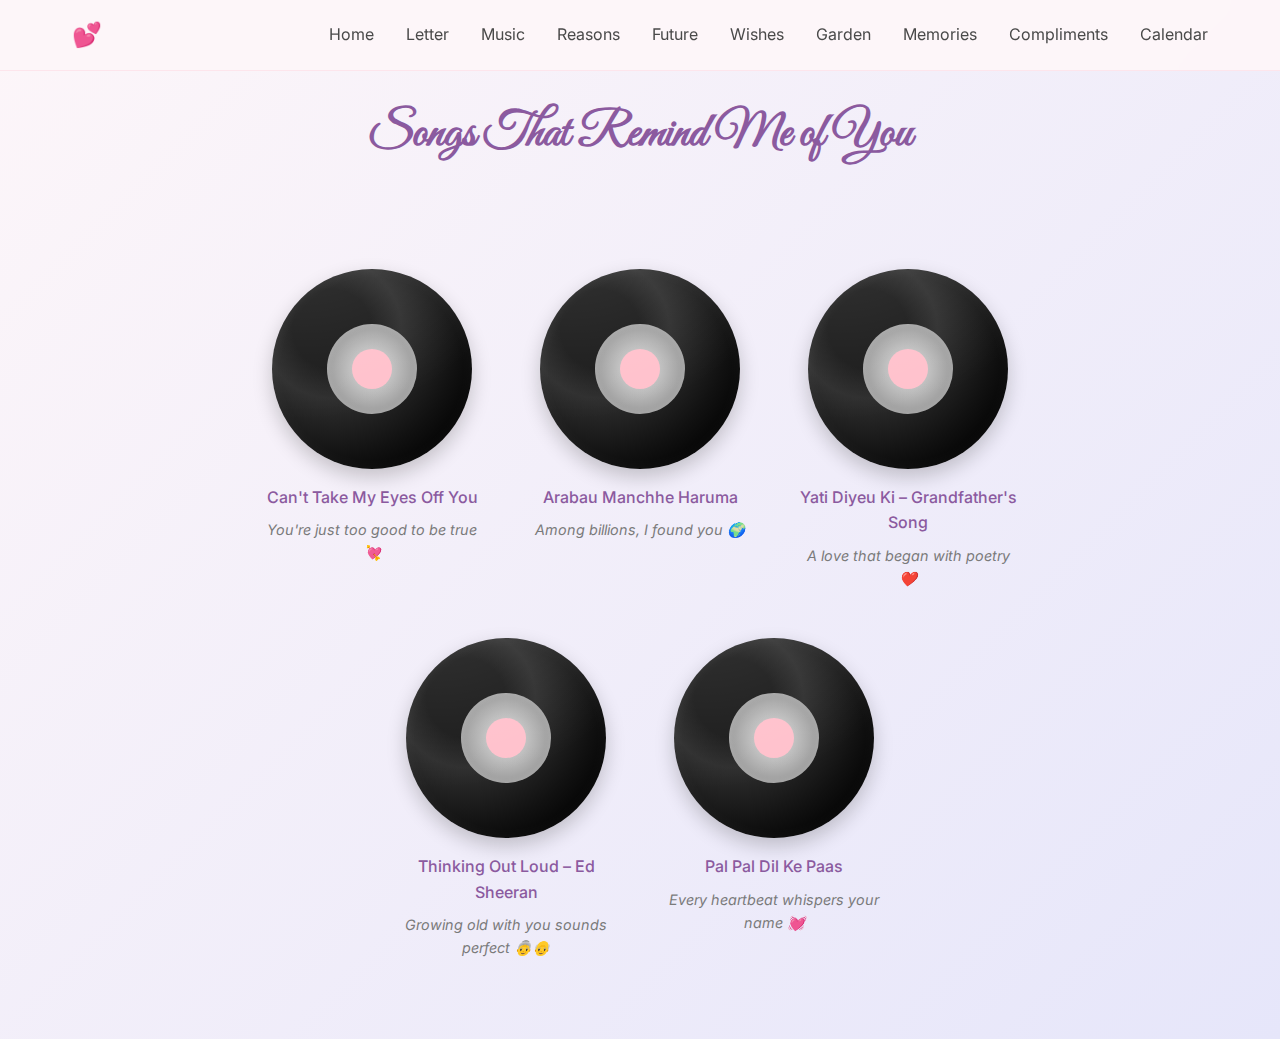
<file: music.html>
<!DOCTYPE html>
<html lang="en">
<head>
    <meta charset="UTF-8">
    <meta name="viewport" content="width=device-width, initial-scale=1.0">
    <title>Our Playlist</title>
    <link rel="stylesheet" href="css/styles.css">
    <link href="https://fonts.googleapis.com/css2?family=Great+Vibes&family=Inter:wght@300;400;500&display=swap" rel="stylesheet">
</head>
<body>
    <nav class="main-nav">
        <div class="nav-container">
            <div class="nav-logo">💕</div>
            <ul class="nav-links">
                <li><a href="index.html">Home</a></li>
                <li><a href="love-letter.html">Letter</a></li>
                <li><a href="music.html">Music</a></li>
                <li><a href="reasons.html">Reasons</a></li>
                <li><a href="future.html">Future</a></li>
                <li><a href="wishes.html">Wishes</a></li>
                <li><a href="garden.html">Garden</a></li>
                <li><a href="memories.html">Memories</a></li>
                <li><a href="compliments.html">Compliments</a></li>
                <li><a href="calendar.html">Calendar</a></li>
            </ul>
        </div>
    </nav>

    <div class="page-container">
        <div class="page-content">
            <h1 class="page-title">Songs That Remind Me of You</h1>
            <div class="vinyl-collection" id="vinylCollection">
                <!-- Vinyl records will be generated by JavaScript -->
            </div>
            <div class="now-playing" id="nowPlaying" style="display: none;">
                <h3>Now Playing:</h3>
                <p id="currentSong"></p>
            </div>
        </div>
    </div>

<script>
    let audioPlayer = new Audio(); // global so we can stop previous track

    const songs = [
        {
            title: "Can't Take My Eyes Off You",
            description: "You're just too good to be true 💘",
            file: "assets/audio/CantTakeMyEyesOffYou.mp3"
        },
        {
            title: "Arabau Manchhe Haruma",
            description: "Among billions, I found you 🌍",
            file: "assets/audio/ArabauManchheHaruma.mp3"
        },
        {
            title: "Yati Diyeu Ki – Grandfather's Song",
            description: "A love that began with poetry ❤️",
            file: "assets/audio/YatiDiyeuKi.mp3"
        },
        {
            title: "Thinking Out Loud – Ed Sheeran",
            description: "Growing old with you sounds perfect 👵👴",
            file: "assets/audio/ThinkingOutLoud.mp3"
        },
        {
            title: "Pal Pal Dil Ke Paas",
            description: "Every heartbeat whispers your name 💓",
            file: "assets/audio/PalPalDilKePaas.mp3"
        }
    ];


    function createVinylRecords() {
        const container = document.getElementById('vinylCollection');
        
        songs.forEach((song, index) => {
            const vinylDiv = document.createElement('div');
            vinylDiv.className = 'vinyl-record';
            vinylDiv.innerHTML = `
                <div class="vinyl-disc">
                    <div class="vinyl-gray-ring"></div>
                </div>
                <div class="song-title">${song.title}</div>
                <div class="song-description" style="text-align: center; margin-top: 0.5rem; font-size: 0.9rem; color: var(--text-light); font-style: italic;">${song.description}</div>
            `;

            vinylDiv.addEventListener('click', () => playVinyl(vinylDiv, song));
            container.appendChild(vinylDiv);
        });
    }

    function playVinyl(vinylElement, song) {
        // Stop previous
        audioPlayer.pause();
        audioPlayer.currentTime = 0;

        // Remove all playing classes
        document.querySelectorAll('.vinyl-record').forEach(v => v.classList.remove('playing'));
        vinylElement.classList.add('playing');

        // Set up new audio and play
        audioPlayer = new Audio(song.file);
        audioPlayer.play().catch(err => console.log('Playback error:', err));

        // Show now playing
        const nowPlaying = document.getElementById('nowPlaying');
        const currentSong = document.getElementById('currentSong');
        currentSong.textContent = song.title;
        nowPlaying.style.display = 'block';

        audioPlayer.onended = () => {
            vinylElement.classList.remove('playing');
            nowPlaying.style.display = 'none';
        };
    }

    window.addEventListener('load', createVinylRecords);
</script>

</body>
</html>
</file>
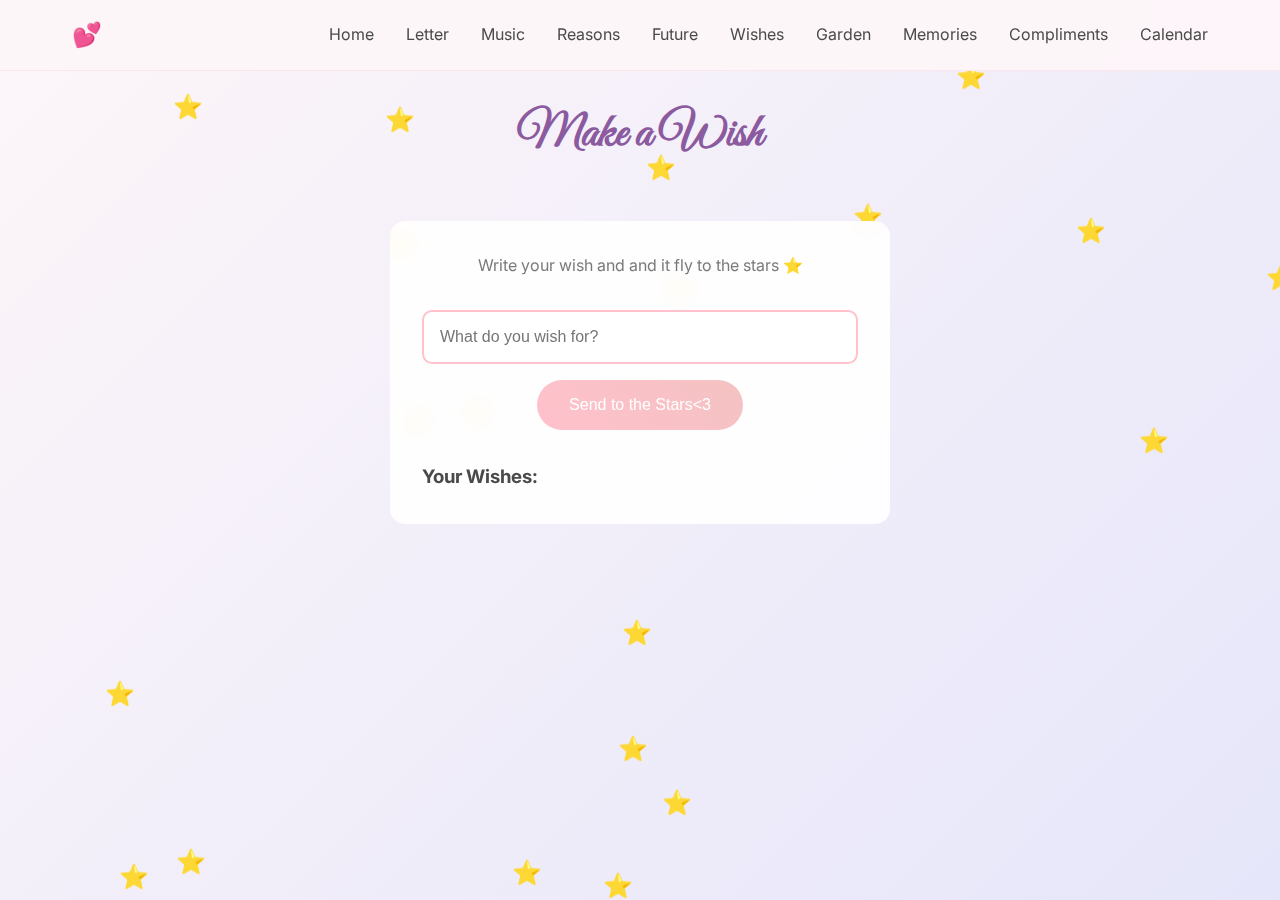
<file: wishes.html>
<!DOCTYPE html>
<html lang="en">
<head>
    <meta charset="UTF-8">
    <meta name="viewport" content="width=device-width, initial-scale=1.0">
    <title>Wish Upon a Star</title>
    <link rel="stylesheet" href="css/styles.css">
    <link href="https://fonts.googleapis.com/css2?family=Great+Vibes&family=Inter:wght@300;400;500&display=swap" rel="stylesheet">
    <style>
        .stars-container {
            position: fixed;
            top: 0;
            left: 0;
            width: 100%;
            height: 100%;
            pointer-events: none;
            z-index: 1;
        }
        
        .star {
            position: absolute;
            color: #ffd700;
            font-size: 1.5rem;
            animation: twinkle 2s infinite alternate;
        }
        
        .falling-star {
            animation: fall 5s linear forwards;
        }
        
        .wish-container {
            background: rgba(255, 255, 255, 0.9);
            padding: 2rem;
            border-radius: 15px;
            max-width: 500px;
            margin: 3rem auto;
            text-align: center;
            backdrop-filter: blur(10px);
            z-index: 2;
            position: relative;
        }
        
        .wish-input {
            width: 100%;
            padding: 1rem;
            border: 2px solid var(--primary-pink);
            border-radius: 10px;
            font-size: 1rem;
            margin: 1rem 0;
            background: rgba(255, 255, 255, 0.8);
        }
        
        .wish-button {
            background: linear-gradient(45deg, var(--primary-pink), var(--rose-gold));
            border: none;
            padding: 1rem 2rem;
            border-radius: 25px;
            color: white;
            font-size: 1rem;
            cursor: pointer;
            transition: all 0.3s ease;
        }
        
        .wish-button:hover {
            transform: translateY(-2px);
            box-shadow: 0 5px 15px rgba(255, 193, 204, 0.4);
        }
        
        .wishes-list {
            margin-top: 2rem;
            text-align: left;
        }
        
        .wish-item {
            background: rgba(230, 230, 250, 0.5);
            padding: 0.5rem 1rem;
            margin: 0.5rem 0;
            border-radius: 8px;
            border-left: 3px solid var(--primary-pink);
        }
        
        @keyframes twinkle {
            0% { opacity: 0.3; transform: scale(1); }
            100% { opacity: 1; transform: scale(1.2); }
        }
        
        @keyframes fall {
            0% {
                transform: translateY(0) translateX(0) rotate(0deg);
                opacity: 1;
            }
            100% {
                transform: translateY(-100vh) translateX(200px) rotate(360deg);
                opacity: 0;
            }
        }
    </style>
</head>
<body>
    <nav class="main-nav">
        <div class="nav-container">
            <div class="nav-logo">💕</div>
            <ul class="nav-links">
                <li><a href="index.html">Home</a></li>
                <li><a href="love-letter.html">Letter</a></li>
                <li><a href="music.html">Music</a></li>
                <li><a href="reasons.html">Reasons</a></li>
                <li><a href="future.html">Future</a></li>
                <li><a href="wishes.html">Wishes</a></li>
                <li><a href="garden.html">Garden</a></li>
                <li><a href="memories.html">Memories</a></li>
                <li><a href="compliments.html">Compliments</a></li>
                <li><a href="calendar.html">Calendar</a></li>
            </ul>
        </div>
    </nav>

    <div class="stars-container" id="starsContainer"></div>

    <div class="page-container">
        <div class="page-content">
            <h1 class="page-title">Make a Wish</h1>
            
            <div class="wish-container">
                <p style="margin-bottom: 1rem; color: var(--text-light);">Write your wish and and it fly to the stars ⭐</p>
                <input type="text" class="wish-input" id="wishInput" placeholder="What do you wish for?">
                <button class="wish-button" onclick="makeWish()">Send to the Stars<3</button>
                
                <div class="wishes-list" id="wishesList">
                    <h3>Your Wishes:</h3>
                    <div id="wishesContainer"></div>
                </div>
            </div>
        </div>
    </div>

    <script>
        // Create twinkling stars background
        function createStars() {
            const container = document.getElementById('starsContainer');
            
            for (let i = 0; i < 20; i++) {
                const star = document.createElement('div');
                star.className = 'star';
                star.innerHTML = '⭐';
                star.style.left = Math.random() * 100 + '%';
                star.style.top = Math.random() * 100 + '%';
                star.style.animationDelay = Math.random() * 2 + 's';
                container.appendChild(star);
            }
        }

        // Load wishes from localStorage
        function loadWishes() {
            const wishes = JSON.parse(localStorage.getItem('wishes') || '[]');
            const container = document.getElementById('wishesContainer');
            
            container.innerHTML = '';
            wishes.forEach((wish, index) => {
                const wishDiv = document.createElement('div');
                wishDiv.className = 'wish-item';
                wishDiv.innerHTML = `⭐ ${wish}`;
                container.appendChild(wishDiv);
            });
        }

        // Make a wish function
        function makeWish() {
            const input = document.getElementById('wishInput');
            const wishText = input.value.trim();
            
            if (!wishText) return;
            
            // Create shooting star
            const shootingStar = document.createElement('div');
            shootingStar.className = 'star falling-star';
            shootingStar.innerHTML = '⭐';
            shootingStar.style.left = '50%';
            shootingStar.style.top = '50%';
            shootingStar.style.fontSize = '6rem';
            document.getElementById('starsContainer').appendChild(shootingStar);
            
            // Remove shooting star after animation
            setTimeout(() => {
                shootingStar.remove();
            }, 3000);
            
            // Save wish to localStorage
            const wishes = JSON.parse(localStorage.getItem('wishes') || '[]');
            wishes.push(wishText);
            localStorage.setItem('wishes', JSON.stringify(wishes));
            
            // Clear input and reload wishes
            input.value = '';
            loadWishes();
        }

        // Allow Enter key to make wish
        document.getElementById('wishInput').addEventListener('keypress', function(e) {
            if (e.key === 'Enter') {
                makeWish();
            }
        });

        // Initialize page
        window.addEventListener('load', () => {
            createStars();
            loadWishes();
        });
    </script>
</body>
</html>
</file>
<file: css/styles.css>
:root {
    --primary-pink: #ffc1cc;
    --soft-lavender: #e6e6fa;
    --cream-white: #fdf6f9;
    --rose-gold: #f4c2c2;
    --deep-purple: #8b5a9f;
    --text-dark: #4a4a4a;
    --text-light: #7a7a7a;
}

* {
    margin: 0;
    padding: 0;
    box-sizing: border-box;
}

body {
    font-family: 'Inter', sans-serif;
    line-height: 1.6;
    color: var(--text-dark);
    overflow-x: hidden;
}

/* Navigation */
.main-nav {
    position: fixed;
    top: 0;
    width: 100%;
    background: rgba(253, 246, 249, 0.95);
    backdrop-filter: blur(10px);
    z-index: 1000;
    padding: 1rem 0;
    border-bottom: 1px solid rgba(255, 193, 204, 0.3);
}

.nav-container {
    max-width: 1200px;
    margin: 0 auto;
    display: flex;
    justify-content: space-between;
    align-items: center;
    padding: 0 2rem;
}

.nav-logo {
    font-size: 1.5rem;
    animation: heartbeat 2s infinite;
}

.nav-links {
    display: flex;
    list-style: none;
    gap: 2rem;
}

.nav-links a {
    text-decoration: none;
    color: var(--text-dark);
    font-weight: 400;
    transition: all 0.3s ease;
    position: relative;
}

.nav-links a::after {
    content: '';
    position: absolute;
    bottom: -5px;
    left: 0;
    width: 0;
    height: 2px;
    background: var(--primary-pink);
    transition: width 0.3s ease;
}

.nav-links a:hover::after {
    width: 100%;
}

/* Home Page Styles */
.home-page {
    background: linear-gradient(135deg, var(--cream-white) 0%, var(--soft-lavender) 100%);
    min-height: 100vh;
}

.hero-section {
    min-height: 100vh;
    display: flex;
    align-items: center;
    justify-content: center;
    position: relative;
    padding: 2rem;
}

.hero-content {
    text-align: center;
    max-width: 600px;
    z-index: 2;
}

.hero-title {
    font-family: 'Great Vibes', cursive;
    font-size: 3.5rem;
    color: var(--deep-purple);
    margin-bottom: 1rem;
    animation: fadeInUp 1s ease-out;
}

.hero-subtitle {
    font-size: 1.2rem;
    color: var(--text-light);
    margin-bottom: 3rem;
    animation: fadeInUp 1s ease-out 0.3s both;
}

.begin-btn {
    position: relative;
    background: linear-gradient(45deg, var(--primary-pink), var(--rose-gold));
    border: none;
    padding: 1rem 2.5rem;
    border-radius: 50px;
    font-size: 1.1rem;
    font-weight: 500;
    color: white;
    cursor: pointer;
    overflow: hidden;
    transition: all 0.3s ease;
    animation: fadeInUp 1s ease-out 0.6s both;
}

.btn-glow {
    position: absolute;
    top: 0;
    left: -100%;
    width: 100%;
    height: 100%;
    background: linear-gradient(90deg, transparent, rgba(255, 255, 255, 0.4), transparent);
    transition: left 0.5s ease;
}

.begin-btn:hover .btn-glow {
    left: 100%;
}

.begin-btn:hover {
    transform: translateY(-2px);
    box-shadow: 0 10px 25px rgba(255, 193, 204, 0.4);
}

/* Floating Hearts Animation */
.floating-hearts {
    position: absolute;
    top: 0;
    left: 0;
    width: 100%;
    height: 100%;
    pointer-events: none;
    overflow: hidden;
}

.floating-hearts::before,
.floating-hearts::after {
    content: '💕';
    position: absolute;
    font-size: 2rem;
    animation: float 6s infinite linear;
    opacity: 0.7;
}

.floating-hearts::before {
    left: 10%;
    animation-delay: 0s;
}

.floating-hearts::after {
    left: 80%;
    animation-delay: 3s;
}

/* Music Toggle */
.music-toggle {
    position: fixed;
    bottom: 2rem;
    right: 2rem;
    width: 60px;
    height: 60px;
    background: var(--primary-pink);
    border-radius: 50%;
    display: flex;
    align-items: center;
    justify-content: center;
    cursor: pointer;
    box-shadow: 0 4px 15px rgba(255, 193, 204, 0.4);
    transition: all 0.3s ease;
    z-index: 1001;
}

.music-toggle:hover {
    transform: scale(1.1);
    box-shadow: 0 6px 20px rgba(255, 193, 204, 0.6);
}

.music-icon {
    font-size: 1.5rem;
    animation: pulse 2s infinite;
}

/* Common Page Styles */
.page-container {
    min-height: 100vh;
    padding: 6rem 2rem 2rem;
    background: linear-gradient(135deg, var(--cream-white) 0%, var(--soft-lavender) 100%);
}

.page-content {
    max-width: 1000px;
    margin: 0 auto;
}

.page-title {
    font-family: 'Great Vibes', cursive;
    font-size: 3rem;
    color: var(--deep-purple);
    text-align: center;
    margin-bottom: 3rem;
    animation: fadeInDown 1s ease-out;
}

/* Love Letter Styles */
.letter-container {
    background: rgba(255, 255, 255, 0.9);
    padding: 3rem;
    border-radius: 15px;
    box-shadow: 0 10px 30px rgba(0, 0, 0, 0.1);
    margin: 2rem auto;
    max-width: 700px;
    position: relative;
}

.letter-content {
    font-family: 'Patrick Hand', cursive;
    font-size: 1.8rem;
    line-height: 1;
    color: var(--deep-purple);
    white-space: pre-line; /* preserves line breaks from the string */
}

.typing-cursor {
    font-weight: normal;
    animation: blink 1s infinite;
}

.vinyl-collection {
  display: flex;
  flex-wrap: wrap;
  justify-content: center;
  gap: 3rem;
  padding: 3rem 2rem;
  max-width: 1200px;
  margin: 0 auto;
}

.vinyl-record {
  width: 220px;
  text-align: center;
  display: flex;
  flex-direction: column;
  align-items: center;
}

.vinyl-disc {
  width: 200px;
  height: 200px;
  border-radius: 50%;
  background: radial-gradient(circle at 30% 30%, #1a1a1a 20%, #2e2e2e 35%, #111 65%, #000 85%);
  position: relative;
  box-shadow: inset 0 0 15px rgba(255, 255, 255, 0.05), 0 8px 20px rgba(0, 0, 0, 0.2);
  transition: transform 0.3s ease;
  overflow: hidden;
}

/* ✨ Gray middle ring layer */
.vinyl-gray-ring {
  position: absolute;
  top: 50%;
  left: 50%;
  width: 90px; /* increased from 70px */
  height: 90px;
  background: radial-gradient(circle, #ccc 20%, #888 90%);
  border-radius: 50%;
  transform: translate(-50%, -50%);
  z-index: 2;
  box-shadow: inset 0 0 6px rgba(255,255,255,0.25);
}

/* 💖 Pink center */
.vinyl-disc::before {
  content: '';
  position: absolute;
  top: 50%;
  left: 50%;
  width: 40px;
  height: 40px;
  background: var(--primary-pink);
  border-radius: 50%;
  transform: translate(-50%, -50%);
  z-index: 3;
}

/* 🌟 Light reflection */
.vinyl-disc::after {
  content: '';
  position: absolute;
  top: -20%;
  left: -20%;
  width: 140%;
  height: 140%;
  background: radial-gradient(ellipse at top left, rgba(255,255,255,0.15), transparent 60%);
  transform: rotate(25deg);
  pointer-events: none;
  z-index: 4;
}

.vinyl-record:hover .vinyl-disc {
  transform: rotate(180deg);
}

.vinyl-record.playing .vinyl-disc {
  animation: spin 6s linear infinite;
}

.song-title {
  text-align: center;
  margin-top: 1rem;
  font-weight: 500;
  color: var(--deep-purple);
}




.vinyl-record:hover .vinyl-disc {
    transform: rotate(180deg);
}

.vinyl-record.playing .vinyl-disc {
    animation: spin 6s linear infinite;
}

.song-title {
    text-align: center;
    margin-top: 1rem;
    font-weight: 500;
    color: var(--deep-purple);
}

/* Flip Card Styles */
.reasons-grid {
    display: grid;
    grid-template-columns: repeat(auto-fit, minmax(250px, 1fr));
    gap: 1.5rem;
    padding: 2rem 0;
}

.flip-card {
    background-color: transparent;
    width: 100%;
    height: 200px;
    perspective: 1000px;
    cursor: pointer;
}

.flip-card-inner {
    position: relative;
    width: 100%;
    height: 100%;
    text-align: center;
    transition: transform 0.8s;
    transform-style: preserve-3d;
}

.flip-card.flipped .flip-card-inner {
    transform: rotateY(180deg);
}

.flip-card-front, .flip-card-back {
    position: absolute;
    width: 100%;
    height: 100%;
    backface-visibility: hidden;
    border-radius: 15px;
    display: flex;
    align-items: center;
    justify-content: center;
    padding: 1rem;
}

.flip-card-front {
    background: linear-gradient(45deg, var(--primary-pink), var(--rose-gold));
    color: white;
    font-size: 3rem;
}

.flip-card-back {
    background: linear-gradient(45deg, var(--soft-lavender), var(--cream-white));
    color: var(--deep-purple);
    transform: rotateY(180deg);
    font-size: 1.1rem;
    font-weight: 500;
}

/* Crystal Ball Styles */
.crystal-ball-container {
    display: flex;
    flex-direction: column;
    align-items: center;
    padding: 3rem 0;
}

.crystal-ball {
    width: 300px;
    height: 300px;
    background: radial-gradient(circle at 30% 30%, rgba(255, 255, 255, 0.8), rgba(230, 230, 250, 0.6), rgba(139, 90, 159, 0.3));
    border-radius: 50%;
    position: relative;
    cursor: pointer;
    transition: all 0.3s ease;
    box-shadow: 0 20px 40px rgba(139, 90, 159, 0.3);
    margin-bottom: 2rem;
}

.crystal-ball.glowing {
    box-shadow: 0 0 60px 30px rgba(139, 90, 159, 0.6);
    transition: box-shadow 3s ease-in-out;
}

.crystal-ball:hover {
    transform: scale(1.05);
    box-shadow: 0 25px 50px rgba(139, 90, 159, 0.4);
}

.crystal-ball::before {
    content: '';
    position: absolute;
    top: 20%;
    left: 20%;
    width: 40%;
    height: 40%;
    background: radial-gradient(circle, rgba(255, 255, 255, 0.8), transparent);
    border-radius: 50%;
    filter: blur(10px);
}

.vision-text {
    font-family: '', cursive;
    font-size: 1.8rem;
    color: var(--deep-purple);
    text-align: center;
    min-height: 80px;
    display: flex;
    align-items: center;
    justify-content: center;
    opacity: 0;
    transition: opacity 1s ease;
}

.vision-text.visible {
    opacity: 1;
}

/* Animations */
@keyframes fadeInUp {
    from {
        opacity: 0;
        transform: translateY(30px);
    }
    to {
        opacity: 1;
        transform: translateY(0);
    }
}

@keyframes fadeInDown {
    from {
        opacity: 0;
        transform: translateY(-30px);
    }
    to {
        opacity: 1;
        transform: translateY(0);
    }
}

@keyframes float {
    0% {
        transform: translateY(100vh) rotate(0deg);
        opacity: 0;
    }
    10% {
        opacity: 1;
    }
    90% {
        opacity: 1;
    }
    100% {
        transform: translateY(-100px) rotate(360deg);
        opacity: 0;
    }
}

@keyframes spin {
    from { transform: rotate(0deg); }
    to { transform: rotate(360deg); }
}

@keyframes heartbeat {
    0%, 50%, 100% { transform: scale(1); }
    25% { transform: scale(1.1); }
}

@keyframes pulse {
    0%, 100% { opacity: 1; }
    50% { opacity: 0.5; }
}

@keyframes blink {
    0%, 50% { opacity: 1; }
    51%, 100% { opacity: 0; }
}

/* Responsive Design */
@media (max-width: 768px) {
    .nav-links {
        display: none;
    }
    
    .hero-title {
        font-size: 2.5rem;
    }
    
    .hero-subtitle {
        font-size: 1rem;
    }
    
    .page-title {
        font-size: 2rem;
    }
    
    .letter-content {
        font-size: 1.4rem;
    }
    
    .crystal-ball {
        width: 250px;
        height: 250px;
    }
    
    .reasons-grid {
        grid-template-columns: 1fr;
    }
}

@media (max-width: 480px) {
    .nav-container {
        padding: 0 1rem;
    }
    
    .hero-content {
        padding: 0 1rem;
    }
    
    .page-container {
        padding: 5rem 1rem 2rem;
    }
    
    .letter-container {
        padding: 2rem;
    }
}
</file>
